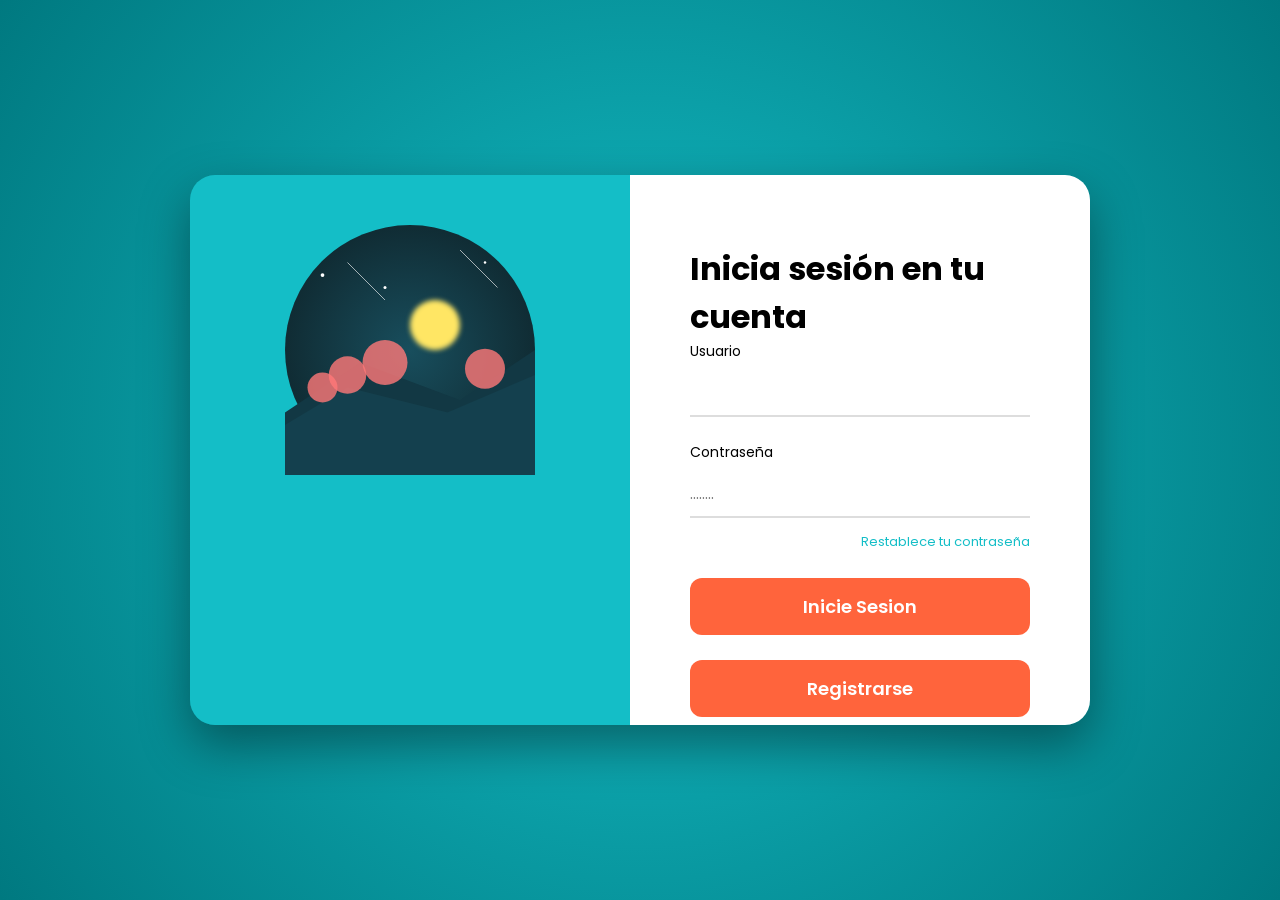
<file: login.html>
<!DOCTYPE html>
<html lang="es">
<head>
    <meta charset="UTF-8">
    <meta name="viewport" content="width=device-width, initial-scale=1.0">
    <title>SkyCast | Inicie Sesion</title>
    <link rel="icon" type="image/png" href="assets/Cap.png">
    <link href="https://fonts.googleapis.com/css2?family=Poppins:wght@300;400;500;600&display=swap" rel="stylesheet">
    <style>
        /* Estilos Globales */
        * {
            margin: 0;
            padding: 0;
            box-sizing: border-box;
            font-family: 'Poppins', sans-serif;
        }

        body {
            display: flex;
            justify-content: center;
            align-items: center;
            min-height: 100vh;
            background: radial-gradient(circle, #14bec7 0%, #007980 100%);
        }

        /* Contenedor principal de la tarjeta */
        .login-card {
            width: 900px;
            max-width: 90%;
            height: 550px;
            display: flex;
            background-color: transparent;
            border-radius: 25px;
            overflow: hidden;
            box-shadow: 0 20px 50px rgba(0, 0, 0, 0.4);
        }

        /* Panel Izquierdo (Imagen/Ilustración) */
        .left-panel {
            flex: 1;
            background-color: #14bec7;
            padding: 50px;
            display: flex;
            flex-direction: column;
            justify-content: flex-end;
            align-items: center;
            position: relative;
        }

        /* Recreación de la ilustración circular con CSS y SVG */
        .illustration-container {
            width: 250px;
            height: 250px;
            position: absolute;
            top: 50px;
            left: 50%;
            transform: translateX(-50%);
        }

        /* Panel Derecho (Formulario) */
        .right-panel {
            flex: 1;
            background-color: white;
            padding: 70px 60px;
            display: flex;
            flex-direction: column;
            justify-content: space-between;
        }

        /* Estilos de Texto del Panel Derecho */
        .greeting {
            font-size: 32px;
            font-weight: 600;
            color: black;
            margin-bottom: 5px;
        }

        .login-title {
            font-size: 16px;
            font-weight: 500;
            color: black;
            margin-bottom: 40px;
        }

        /* Estilos del Formulario */
        .input-group {
            margin-bottom: 25px;
        }

        .input-label {
            font-size: 14px;
            color: black;
            margin-bottom: 8px;
            display: block;
        }

        .input-field {
            width: 100%;
            padding: 10px 0;
            border: none;
            border-bottom: 2px solid #ddd;
            font-size: 16px;
            color: black;
            outline: none;
        }

        .input-field:focus {
            border-bottom-color: #14bec7;
        }

        .forgot-password {
            text-align: right;
            margin-top: -15px;
            margin-bottom: 25px;
        }

        .forgot-link {
            font-size: 13px;
            color: #14bec7;
            text-decoration: none;
        }

        .forgot-link:hover {
            text-decoration: underline;
        }

        /* Botón Login */
        .login-button {
            width: 100%;
            padding: 15px;
            background-color: rgb(255, 100, 60);
            color: white;
            border: none;
            border-radius: 12px;
            font-size: 18px;
            font-weight: 600;
            cursor: pointer;
            transition: background-color 0.3s;
            margin-bottom: 25px;
        }

        .login-button:hover {
            background-color: rgb(255, 80, 40);
        }

        /* Enlace Crear Cuenta */
        .create-account {
            text-align: center;
        }

        .create-link {
            font-size: 15px;
            color: black;
            text-decoration: none;
        }

        .create-link:hover {
            text-decoration: underline;
        }

        /* Texto inferior del Panel Izquierdo */
        .left-footer {
            color: rgb(150, 220, 230);
            font-size: 12px;
            text-align: left;
            line-height: 1.6;
        }

        /* Icono de esquina inferior derecha */
        .corner-icon {
            position: fixed;
            bottom: 30px;
            right: 30px;
            width: 40px;
            height: 40px;
            opacity: 0.5;
        }

    </style>
</head>
<body>
    <div class="login-card">
        <div class="left-panel">
            <div class="illustration-container">
                <svg viewBox="0 0 200 200" xmlns="http://www.w3.org/2000/svg">
                    <defs>
                        <radialGradient id="grad1" cx="50%" cy="50%" r="50%" fx="50%" fy="50%">
                            <stop offset="0%" style="stop-color:rgb(24, 78, 93);stop-opacity:1" />
                            <stop offset="100%" style="stop-color:rgb(16, 44, 52);stop-opacity:1" />
                        </radialGradient>
                    </defs>
                    <circle cx="100" cy="100" r="100" fill="url(#grad1)" />
                    <circle cx="120" cy="80" r="20" fill="rgb(255, 230, 100)" filter="blur(2px)" />
                    <path d="M0,150 L60,110 L140,140 L200,100 L200,200 L0,200 Z" fill="rgb(18, 56, 68)" />
                    <path d="M0,160 L50,130 L130,150 L200,120 L200,200 L0,200 Z" fill="rgb(20, 64, 78)" />
                    <circle cx="50" cy="120" r="15" fill="rgb(255, 120, 120)" opacity="0.8" />
                    <circle cx="80" cy="110" r="18" fill="rgb(255, 120, 120)" opacity="0.8" />
                    <circle cx="160" cy="115" r="16" fill="rgb(255, 120, 120)" opacity="0.8" />
                    <circle cx="30" cy="130" r="12" fill="rgb(255, 120, 120)" opacity="0.8" />
                    <circle cx="30" cy="40" r="1.5" fill="white" />
                    <circle cx="160" cy="30" r="1" fill="white" />
                    <circle cx="80" cy="50" r="1.2" fill="white" />
                    <line x1="50" y1="30" x2="80" y2="60" stroke="white" stroke-width="0.5" />
                    <line x1="140" y1="20" x2="170" y2="50" stroke="white" stroke-width="0.5" />
                </svg>
            </div>
        </div>

        <div class="right-panel">
            <div>
                <h1>Inicia sesión en tu cuenta</h1>
                
                <form>
                    <div class="input-group">
                        <label for="username" class="input-label">Usuario</label>
                        <input type="text" id="username" class="input-field" placeholder="">
                    </div>
                    
                    <div class="input-group">
                        <label for="password" class="input-label">Contraseña</label>
                        <input type="password" id="password" class="input-field" placeholder="........">
                    </div>
                    
                    <div class="forgot-password">
                        <a href="#" class="forgot-link">Restablece tu contraseña</a>
                    </div>
                    
                    <button type="submit" class="login-button">Inicie Sesion</button>
                    <button type="submit" class="login-button">Registrarse</button>
                </form>
            </div>
            
            <div class="create-account">
                <a href="#" class="create-link">Crear Cuenta</a>
            </div>
        </div>
    </div>
</body>
</html>
</file>
